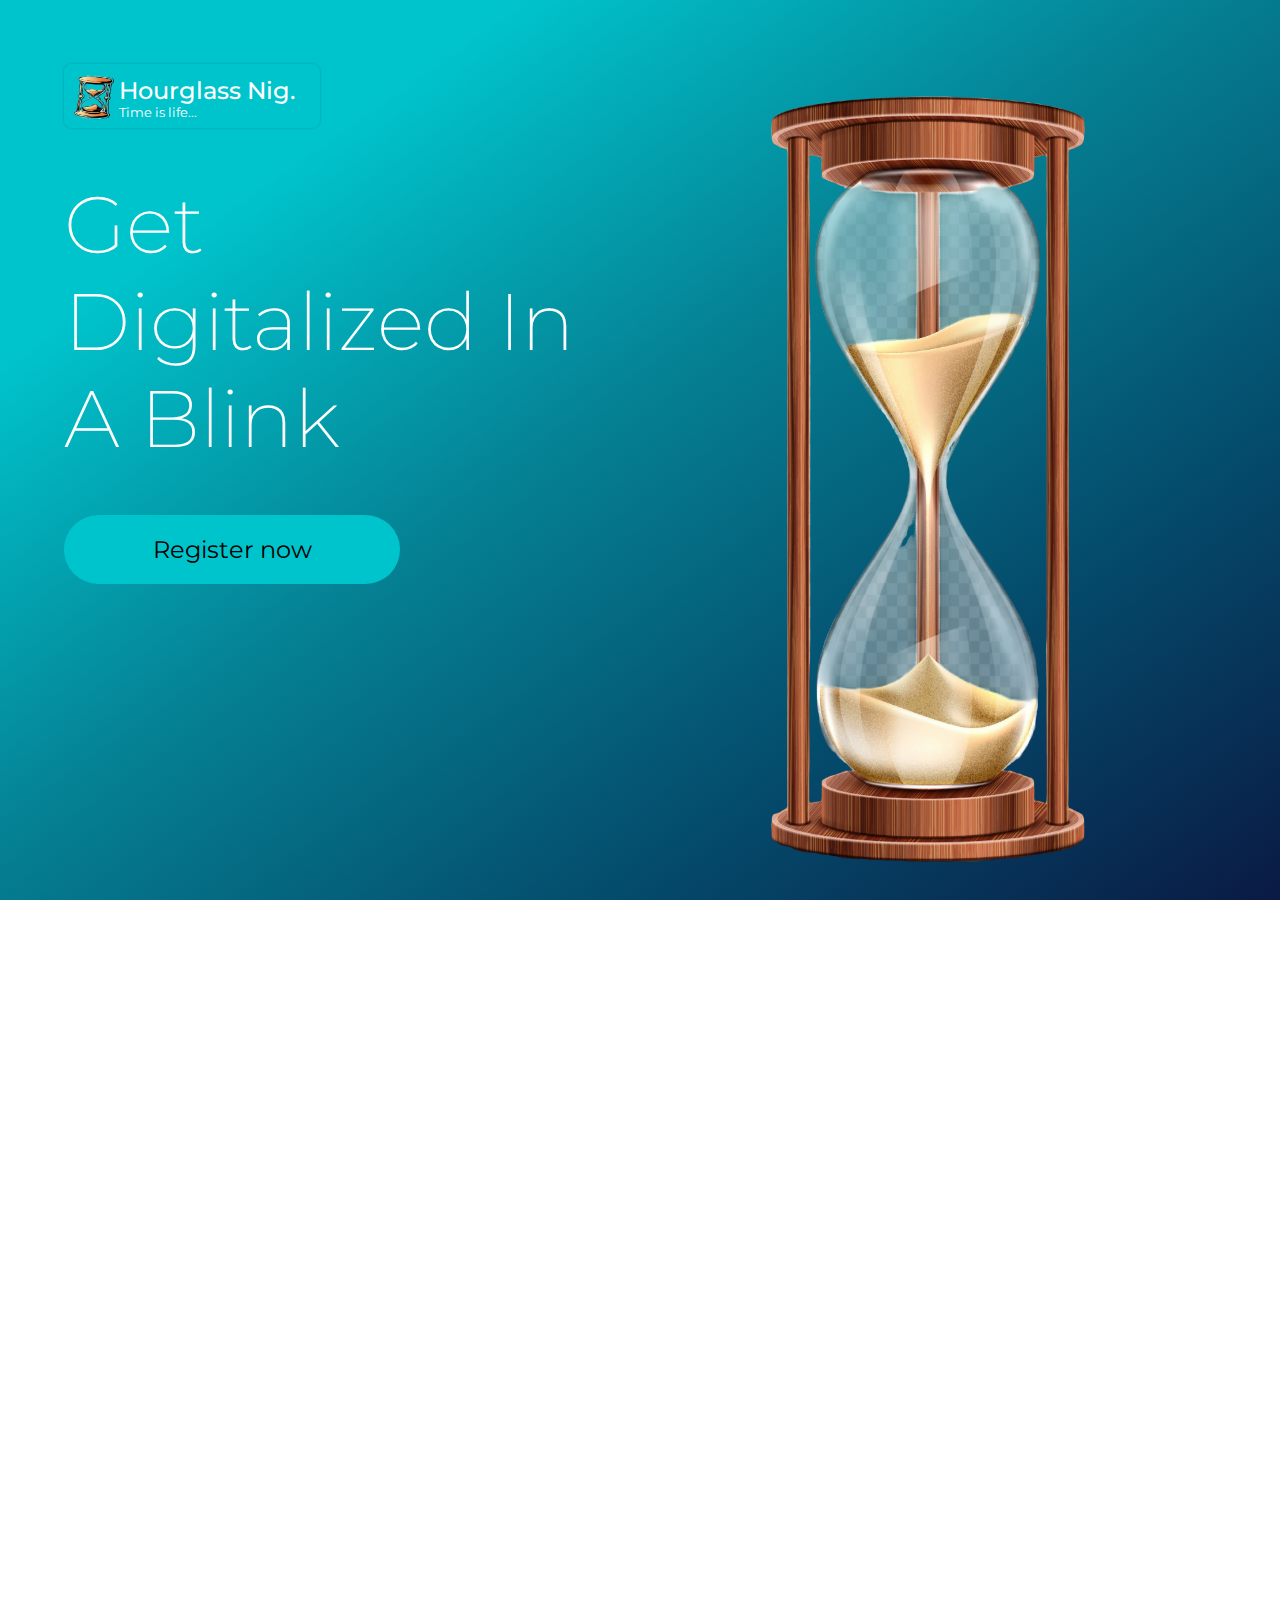
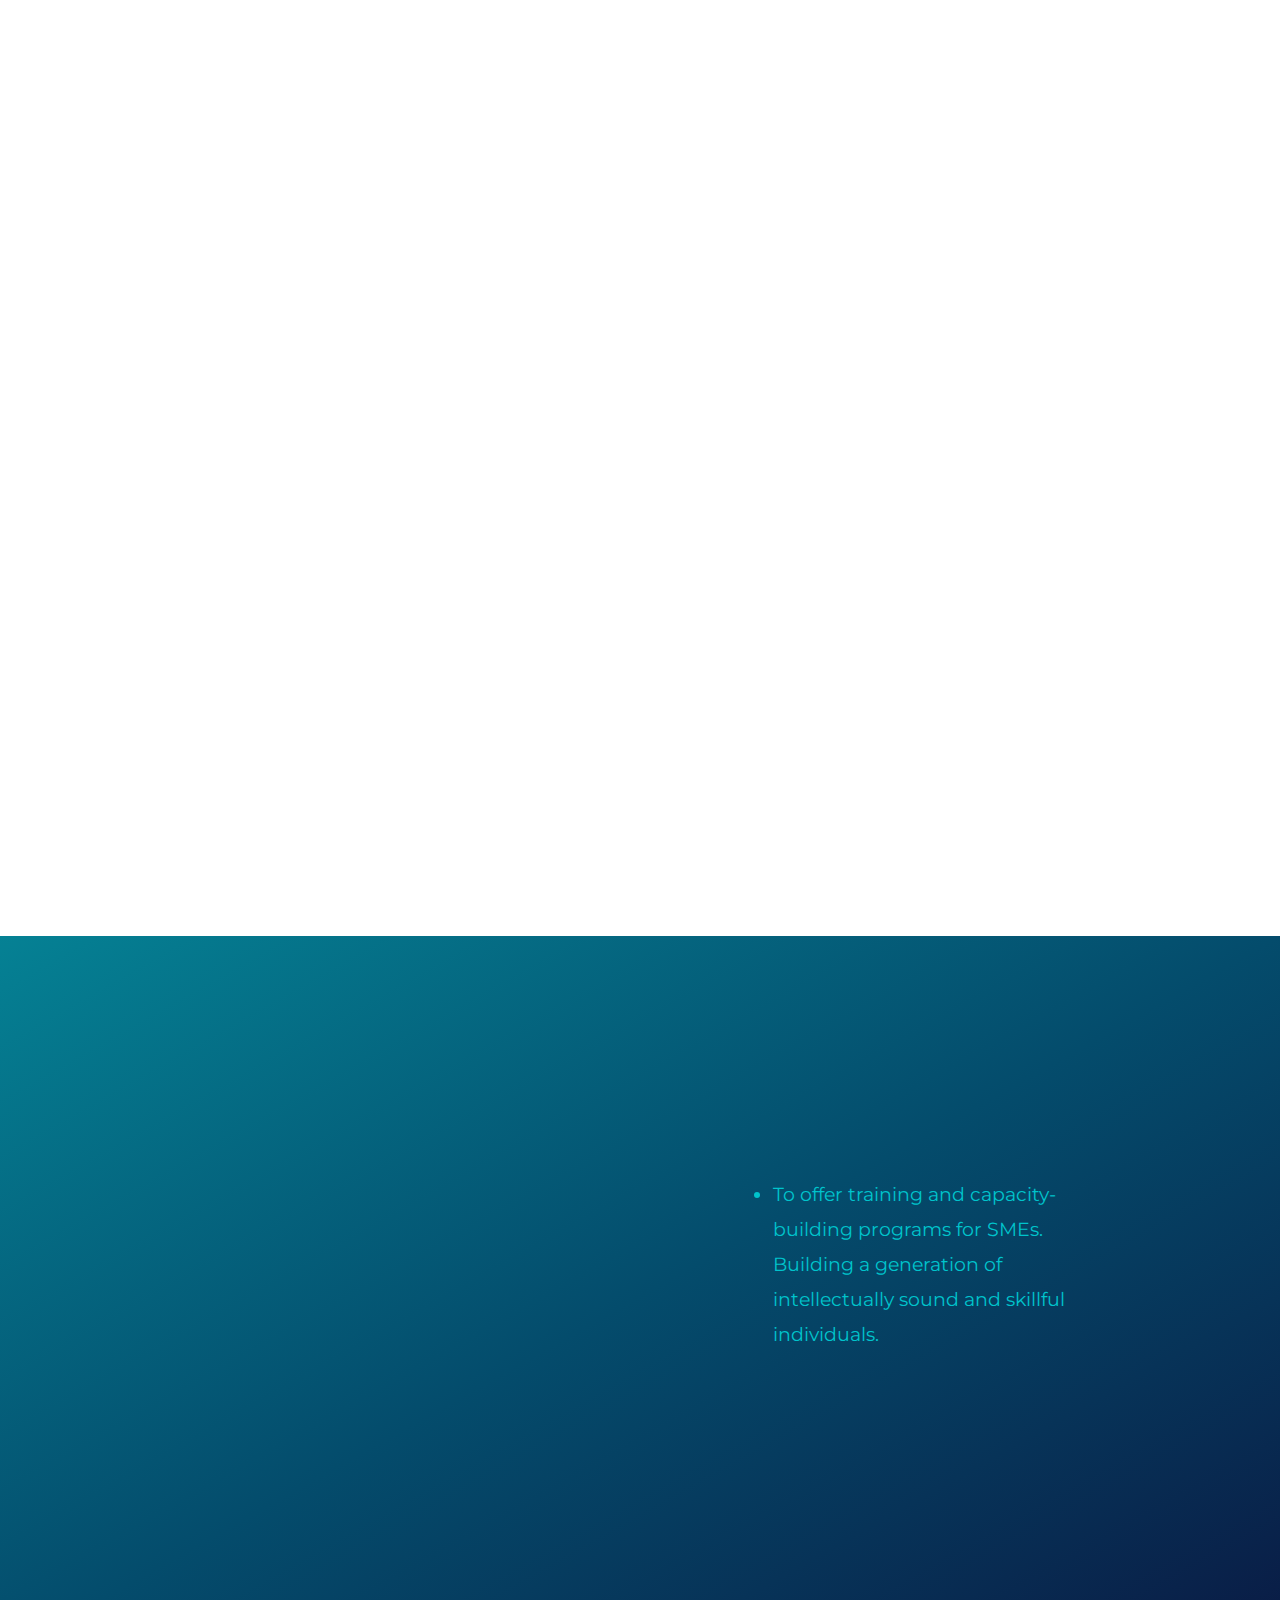
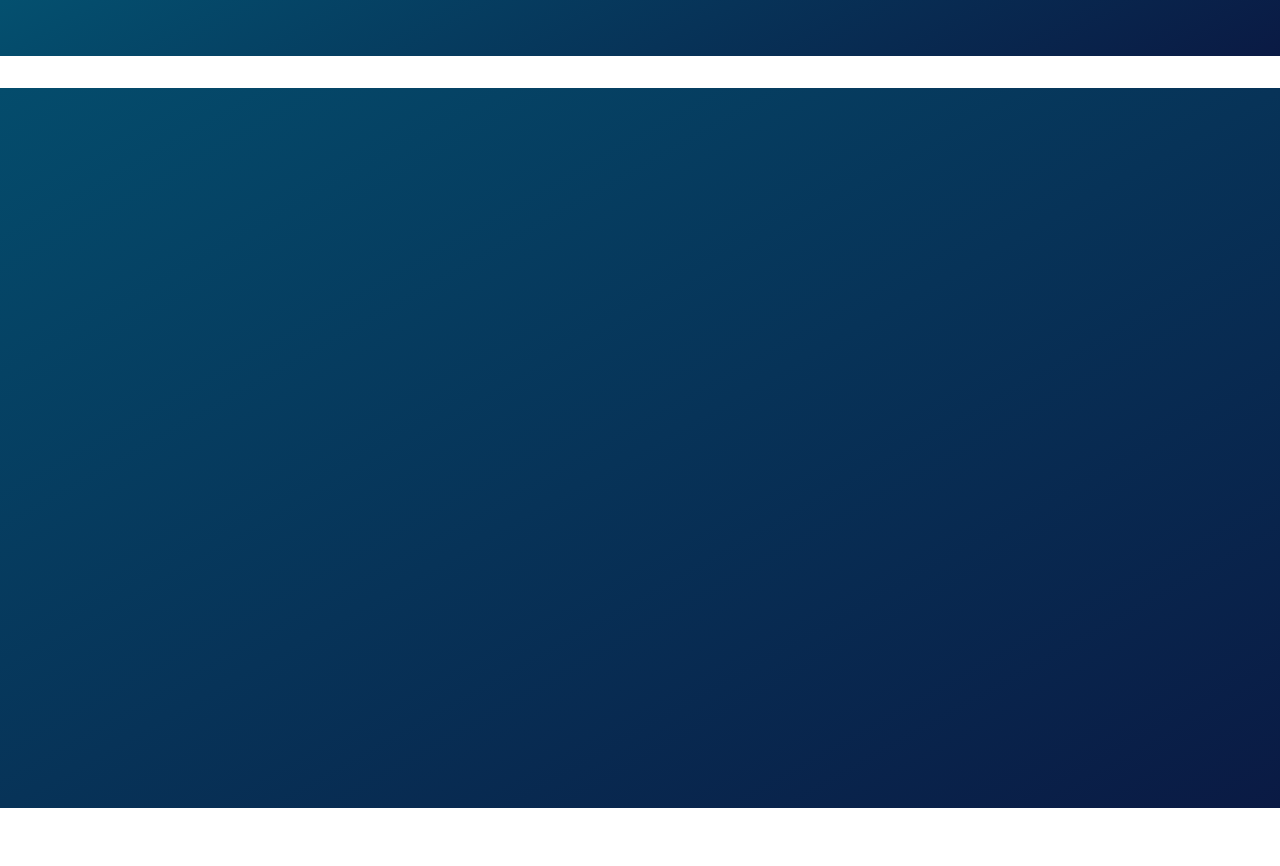
<file: index.htm>
<!DOCTYPE html>
<html lang="en">
  <head>
    <meta charset="UTF-8" />
    <meta name="viewport" content="width=device-width, initial-scale=1.0" />
    <link rel="stylesheet" href="style/style.css" />
    <link rel="shortcut icon" href="assets/logo2.png" type="image/x-icon">
    <title>HourGlass Co-operative Society Nigeria</title>
  </head>
  <body>
    <ul class="background">
      <div class="mainContent">
        <div class="heroTextCont">
          <div class="logoCont">
            <img id="logo" src="assets/logo2.png" alt="logo" />
            <div>
              <p>Hourglass Nig.</p>
              <span>Time is life...</span>
            </div>
          </div>
          <h1 class="left">Get Digitalized In A Blink</h1>
          <a style="text-decoration: none;" href="signup.htm"><button class="up">Register now</button></a>
        </div>
        <img id="heroImg"  src="assets/hg.png" alt="HourGlass" />
      </div>

      <li></li>
      <li></li>
      <li></li>
      <li></li>
      <li></li>
      <li></li>
      <li></li>
      <li></li>
      <li></li>
      <li></li>
    </ul>

    <section class="section2">
      <div class="sideA">
        <h1 class="left">Who We Are</h1>
        <p class="up">
         We are your trusted platform for a wide range of digital services tailored to meet your needs. 
          From verifying and updating essential data to managing unique identity-related requests, we simplify your digital experience.
          Our services are designed to provide seamless access, efficiency, and reliability, ensuring your tasks are completed with ease.
        </p>
      </div>

      <div class="sideB">
        <img
          class="up"
          src="assets/handshake-interview-black-woman-meeting-employee-deal-thank-you-partnership-business-hr-african-handshake-270014796.jpg"
          alt="aboutUs"
        />
      </div>
    </section>

    <section class="section3">
      <h1 class="left">Our Values</h1>
      <div>
        <div class="up">
          <h3>Membership</h3>
          <p>
            To provide seamless access to reliable digital services, enabling individuals and businesses to efficiently manage and update essential data with ease.
          </p>
        </div>
        <div class="up">
          <h3>Collaboration</h3>
          <p>
           To empower users with innovative, hassle-free solutions for digital identity verification and modification, fostering trust and growth opportunities.
          </p>
        </div>
        <div class="up">
          <h3>Innovation</h3>
          <p>
           To simplify access to vital digital tools and support, helping customers stay ahead in today’s fast-evolving digital landscape.
          </p>
        </div>
      </div>
    </section>

    <section class="section4">
      <h1 class="left">Our Objectives</h1>
      <div>
        <div>
          <li class="up">
            <p>
              To facilitate networking and collaboration opportunities among
              members, fostering inter-personal relationships and all-round
              development.
            </p>
          </li>
        </div>
        <div>
          <li class="up">
            <p>
              To provide access to affordable financing and business support
              services for SMEs while advocating for policies and initiatives
              that support SME growth and development.
            </p>
          </li class="up">
        </div>
        <div>
          <li>
            <p>
              To offer training and capacity-building programs for SMEs.
              Building a generation of intellectually sound and skillful
              individuals.
            </p>
          </li>
        </div>
      </div>
    </section>

    <section class="section5">
      <div class="sideA">
        <img class="up" src="assets/piggy2.jpg" alt="" />
      </div>
      <div class="sideB">
        <h1 class="left">Contact Us</h1>
        <div class="up">
          <h3>Phone</h3>
          <p>08186815990</p>
        </div>
        <div class="up">
          <h3>Email</h3>
          <p>hourglassnig@gmail.com</p>
        </div>
        <div class="up">
          <h3>Address</h3>
          <p>18 Ligali Ayorinde Street, Victoria Island, Lagos State.</p>
        </div>
      </div>
    </section>
    <script src="app.js"></script>
  </body>
</html>
</file>
<file: style/style.css>
@import url("https://fonts.googleapis.com/css2?family=Montserrat:ital,wght@0,100..900;1,100..900&display=swap");
:root {
  --orange: #e47734;
  --lt-orange: #eb9f5f;
  --lg-blue: #00c4cc;
  --blue: #058194;
  --blue-2: #044c6c;
  --dk-blue: #0a1a44;
}

* {
  padding: 0;
  margin: 0;
  box-sizing: border-box;
  font-family: "Montserrat", sans-serif;
}

/* animated background starts */

@keyframes animate {
  0% {
    transform: translateY(0) rotate(0deg);
    opacity: 1;
    border-radius: 0;
  }
  100% {
    transform: translateY(-1000px) rotate(720deg);
    opacity: 0;
    border-radius: 50%;
  }
}


.disclaimer {
  overflow: hidden;
  white-space: nowrap;
  position: relative;
  background-color: #f8d7da;
  color: #721c24;
  padding: 10px;
  font-size: 14px;
  height: 30px;
  text-align: center;
}

.background {
  position: relative;
  width: 100vw;
  height: 100vh;
  top: 0;
  left: 0;
  margin: 0;
  padding: 0;
  background: linear-gradient(
    to bottom right,
    #00c4cc 20%,
    #058194,
    #044c6c,
    #0a1a44
  );
  overflow: hidden;
}

.background li {
  position: absolute;
  display: block;
  list-style: none;
  width: 20px;
  height: 20px;
  background: rgba(255, 255, 255, 0.2);
  animation: animate 19s linear infinite;
}

.background li:nth-child(0) {
  left: 5%;
  width: 133px;
  height: 133px;
  bottom: -133px;
  animation-delay: 1s;
}
.background li:nth-child(1) {
  left: 76%;
  width: 122px;
  height: 122px;
  bottom: -122px;
  animation-delay: 3s;
}
.background li:nth-child(2) {
  left: 15%;
  width: 131px;
  height: 131px;
  bottom: -131px;
  animation-delay: 8s;
}
.background li:nth-child(3) {
  left: 5%;
  width: 190px;
  height: 190px;
  bottom: -190px;
  animation-delay: 12s;
}
.background li:nth-child(4) {
  left: 33%;
  width: 133px;
  height: 133px;
  bottom: -133px;
  animation-delay: 17s;
}
.background li:nth-child(5) {
  left: 45%;
  width: 193px;
  height: 193px;
  bottom: -193px;
  animation-delay: 10s;
}
.background li:nth-child(6) {
  left: 72%;
  width: 116px;
  height: 116px;
  bottom: -116px;
  animation-delay: 9s;
}
.background li:nth-child(7) {
  left: 48%;
  width: 111px;
  height: 111px;
  bottom: -111px;
  animation-delay: 35s;
}
.background li:nth-child(8) {
  left: 16%;
  width: 100px;
  height: 100px;
  bottom: -100px;
  animation-delay: 31s;
}
.background li:nth-child(9) {
  left: 17%;
  width: 134px;
  height: 134px;
  bottom: -134px;
  animation-delay: 15s;
}

/* animated background ends */

.mainContent {
  width: 100%;
  height: 100%;
  display: flex;
  padding: 4rem;
}

.mainContent img {
  width: 50%;
  height: 120%;
  margin-top: -3rem;
  margin-left: 4rem;
}

.heroTextCont {
  color: white;
  width: 50%;
  height: 100%;
  display: flex;
  flex-direction: column;
  gap: 3rem;
}

.heroTextCont h1 {
  color: white;
  font-size: 5rem;
  font-weight: 200;
}

/* style logo area */

.heroTextCont p {
  font-size: 1.5rem;
  font-weight: 500;
  margin-top: 1rem;
}

.logoCont {
  display: flex;
  align-items: flex-end;
  gap: 0rem;
  width: 16rem;
  height: 4rem;
  border-radius: 8px;
  padding: 7px;
  padding-bottom: 8px;
  box-shadow: 0px 0px 3px rgba(0, 0, 0, 0.2);
}

#logo {
  width: 3rem;
  height: 3rem;
  margin: 0;
}

.logoCont div {
  display: flex;
  flex-direction: column;
}

.logoCont div span {
  font-size: 0.8rem;
}

/* style hero button */
.heroTextCont button {
  background-color: var(--lg-blue);
  border: none;
  width: 21rem;
  text-align: center;
  padding: 20px;
  border-radius: 40px;
  font-size: 1.5rem;
}

.heroTextCont button:active {
  background-color: var(--blue);
  color: white;
}

.heroBtnsCont {
  display: flex;
  gap: 1rem;
}

/* animate hero image */

#heroImg {
  animation: bounce 3s linear infinite alternate;
  transition: 2s ease-in-out;
}

@keyframes bounce {
  0% {
    /* transform: translateY(1rem); */
    transform: rotate(4deg);
  }

  50% {
    /* transform: translateY(-1rem); */
    transform: rotate(0deg);
  }

  100% {
    /* transform: translateY(-1rem); */
    transform: rotate(-4deg);
  }
}

/* animate hero ends */

/* section 2 styles */
.section2 {
  width: 100vw;
  height: 90vh;
  display: flex;
  gap: 2.5rem;
  padding: 5rem 4rem;
}

.section2 .sideA,
.section2 .sideB {
  width: 50%;
  height: 100%;
}

.section2 h1 {
  color: var(--lt-orange);
  font-size: 5rem;
  font-weight: 200;
  margin-bottom: 1rem;
}

.section2 p {
  font-size: 1.2em;
  line-height: 35px;
}

.section2 img {
  visibility: hidden;
  width: 100%;
  height: 110%;
  border-radius: 31% 69% 36% 64% / 56% 12% 88% 44%;
}

/* section3 styles */
.section3 {
  width: 100vw;
  height: 90vh;
}

.section3 h1 {
  font-size: 5rem;
  font-weight: 200;
  color: var(--lt-orange);
  padding: 5rem 4rem;
}

.section3 div {
  /* margin-top: 1rem; */
  height: 55%;
  display: flex;
  gap: 5px;
}

.section3 div div {
  width: 33%;
  flex-direction: column;
  height: 100%;
  padding: 1.5rem 4rem;
}

.section3 div div:nth-child(odd) {
  background-color: var(--lt-orange);
}

.section3 div div:nth-child(even) {
  background-color: var(--orange);
}

.section3 h3 {
  color: white;
}

.section3 p {
  font-size: 1.2em;
  line-height: 35px;
}

/* section4 styles */
.section4 {
  width: 100vw;
  height: 80vh;
  padding: 5rem 4rem;
  background: linear-gradient(to bottom right, #058194, #044c6c, #0a1a44);
  margin-top: 1rem;
}

.section4 h1 {
  font-size: 5rem;
  font-weight: 200;
  color: white;
  text-align: center;
  margin-bottom: 4rem;
}

.section4 div {
  display: flex;
  gap: 2rem;
  width: 100%;
}

.section4 div div {
  width: 28%;
  color: var(--lg-blue);
  font-size: 1.2em;
  line-height: 35px;
}

/* section5 styles */
.section5 {
  height: 80vh;
  padding: 5rem 4rem;
  display: flex;
  /* background-color: var(--blue-2); */
  margin-top: 2rem;
  background: linear-gradient(to bottom right, #044c6c, #0a1a44);
}

.section5 .sideA,
.section5 .sideB {
  width: 50%;
  height: 100%;
}

.section5 .sideA {
  border-radius: 31% 69% 36% 64% / 56% 12% 88% 44%;
  padding: 2rem;
}

.section5 img {
  width: 90%;
  height: 130%;
  border-radius: 36% 64% 38% 62% / 48% 33% 67% 52%;
  border: 2px solid white;
  /* box-shadow: 0 0 20px rgba(0, 0, 0, 0.7); */
}

.section5 .sideB h1 {
  font-size: 5rem;
  font-weight: 200;
  color: white;
  margin-bottom: 3rem;
}

.sideB div {
  display: flex;
  flex-direction: column;
  gap: 0.5rem;
  color: white;
  margin-bottom: 1rem;
  width: 80%;
  padding: 1rem;
  border: 1px solid white;
  box-shadow: 0px 5px 5px rgba(255, 255, 255, 0.1);
}

.sideB div h3 {
  color: var(--lg-blue);
}

/* scroll animation style for observer API */
.slide-up {
  transform: translateY(0) !important;
  transition: 2s ease-in-out;
  opacity: 1 !important;
  visibility: visible !important;
}

.slide-left {
  transform: translateX(0) !important;
  transition: 2s ease-in-out;
  opacity: 1 !important;
  visibility: visible !important;
}

.up {
  transform: translateY(1.3rem);
  opacity: 0;
}

.left {
  transform: translateX(1.3rem);
  opacity: 0;
}

/* Responsive design for mobile */
/* @import url("mobileUi.css"); */
@media (max-width: 700px) {
  /* hero area */
  .mainContent {
    flex-direction: column;
    padding: 1rem;
  }

  .mainContent img {
    width: 100%;
    margin: 0;
    margin-top: 1rem;
    height: 50%;
  }

  .heroTextCont {
    width: 100%;
    height: 50%;
    gap: 2rem;
  }

  .heroTextCont h1 {
    font-size: 2.9rem;
  }

  .heroTextCont button {
    width: 10rem;
    padding: 10px;
    border-radius: 40px;
    font-size: 1.1rem;
  }

  .heroTextCont p {
    font-size: 1rem;
  }

  .logoCont {
    width: 11rem;
    height: 3rem;
    gap: 3px;
  }

  #logo {
    width: 1.5rem;
    height: 2.2rem;
    margin: 0;
    transform: rotate(-5deg);
  }

  /* section 2 */
  .section2 {
    flex-direction: column;
    padding: 1rem;
    height: 125vh;
  }

  .section2 .sideA,
  .section2 .sideB {
    width: 100%;
    height: 100%;
  }

  .section2 h1 {
    font-size: 2.9rem;
  }

  .section2 p {
    font-size: 1em;
    line-height: 28px;
  }

  .section2 img {
    width: 100%;
    height: 100%;
  }

  /* section 3 style */
  .section3 {
    height: 107vh;
  }

  .section3 h1 {
    font-size: 2.9rem;
    padding: 1rem;
    padding-bottom: 3rem;
  }

  .section3 div {
    flex-direction: column;
  }

  .section3 div div {
    width: 100%;
    height: 50vh;
    padding: 1.5rem;
  }

  .section3 p {
    font-size: 1em;
    line-height: 28px;
  }

  /* section 4 styles */
  .section4 {
    padding: 1rem;
    height: auto;
  }

  .section4 h1 {
    font-size: 2.9rem;
    margin-bottom: 0rem;
  }

  .section4 div {
    flex-direction: column;
    padding: 1rem;
    gap: 10px;
  }

  .section4 div div {
    width: 100%;
    height: auto;
    font-size: 1em;
    padding: 0;
    list-style: circle;
  }

  /* section 5 styles */
  .section5 {
    flex-direction: column;
    padding: 1rem;
    margin-top: 0;
    height: auto;
  }

  .section5 .sideA,
  .section5 .sideB {
    width: 100%;
    height: 100%;
  }

  .section5 img {
    width: 110%;
    height: 100%;
    margin-left: -1rem;
  }

  .section5 .sideB h1 {
    font-size: 2.9rem;
    margin-bottom: 1rem;
    text-align: center;
  }

  .sideB div {
    display: block;
    margin: 1rem auto;
  }
}
</file>
